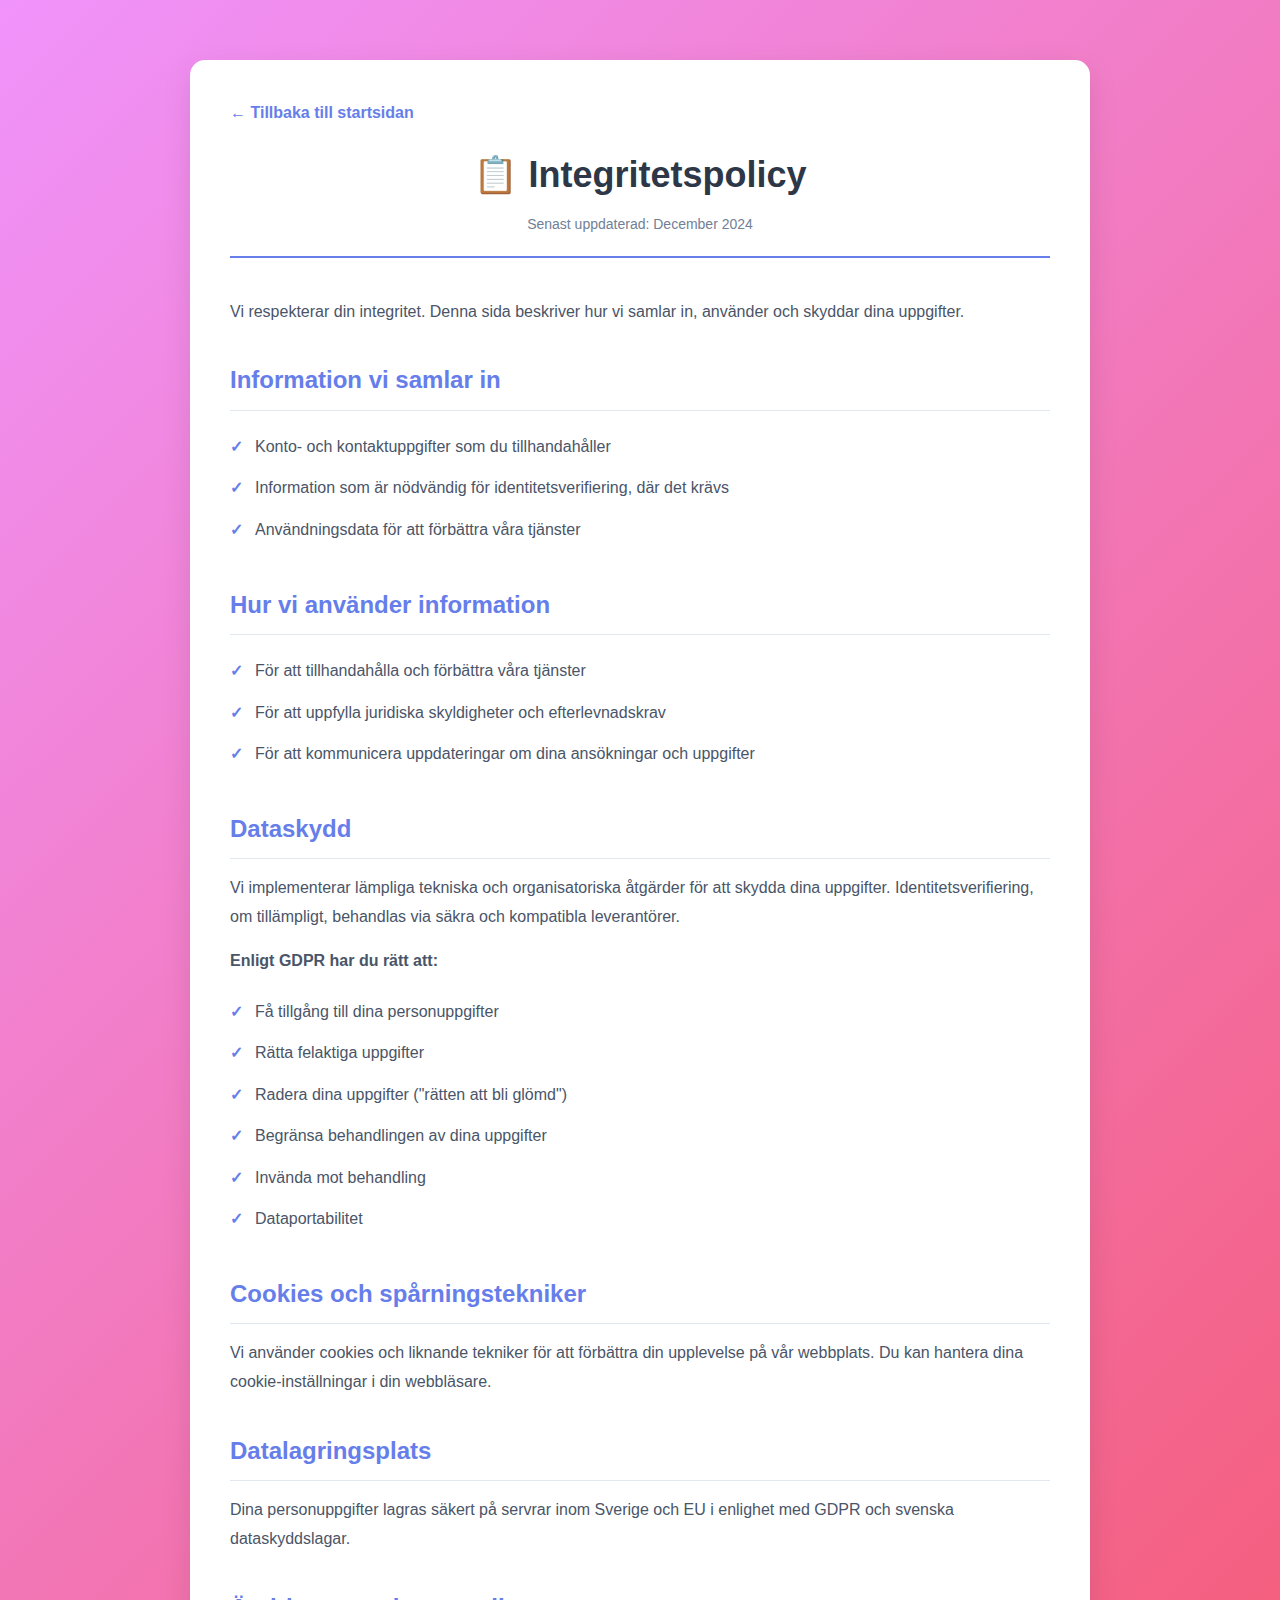
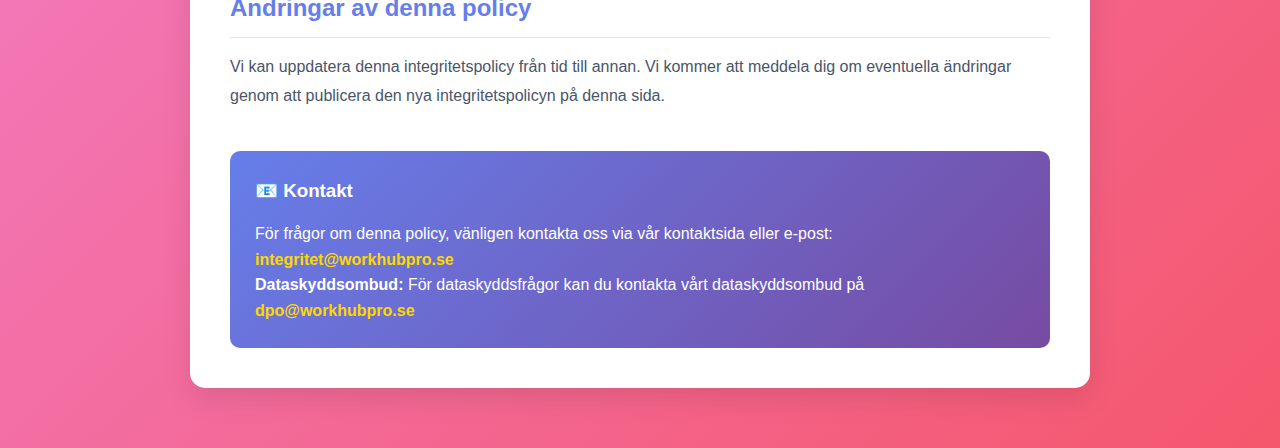
<file: privacy.html>
<!DOCTYPE html>
<html lang="sv">

<head>
    <meta charset="UTF-8">
    <meta name="viewport" content="width=device-width, initial-scale=1.0">
    <title>Integritetspolicy - BusinessJungle</title>
    <link rel="stylesheet" href="styles.css">
    <style>
        .policy-container {
            max-width: 900px;
            margin: 40px auto;
            padding: 40px;
            background: white;
            border-radius: 15px;
            box-shadow: 0 10px 30px rgba(0, 0, 0, 0.1);
        }

        .policy-header {
            text-align: center;
            margin-bottom: 40px;
            padding-bottom: 20px;
            border-bottom: 2px solid #667eea;
        }

        .policy-header h1 {
            color: #2d3748;
            font-size: 36px;
            margin-bottom: 10px;
        }

        .policy-header .update-date {
            color: #718096;
            font-size: 14px;
        }

        .policy-section {
            margin-bottom: 35px;
        }

        .policy-section h2 {
            color: #667eea;
            font-size: 24px;
            margin-bottom: 15px;
            padding-bottom: 10px;
            border-bottom: 1px solid #e2e8f0;
        }

        .policy-section p {
            color: #4a5568;
            line-height: 1.8;
            margin-bottom: 15px;
        }

        .policy-section ul {
            list-style: none;
            padding-left: 0;
        }

        .policy-section ul li {
            color: #4a5568;
            padding: 8px 0;
            padding-left: 25px;
            position: relative;
        }

        .policy-section ul li:before {
            content: "✓";
            position: absolute;
            left: 0;
            color: #667eea;
            font-weight: bold;
        }

        .contact-box {
            background: linear-gradient(135deg, #667eea 0%, #764ba2 100%);
            color: white;
            padding: 25px;
            border-radius: 10px;
            margin-top: 40px;
        }

        .contact-box h3 {
            margin-bottom: 15px;
        }

        .contact-box a {
            color: #ffd700;
            text-decoration: none;
            font-weight: 600;
        }

        .back-link {
            display: inline-block;
            margin-bottom: 20px;
            color: #667eea;
            text-decoration: none;
            font-weight: 600;
        }

        .back-link:hover {
            text-decoration: underline;
        }
    </style>
</head>

<body style="background: linear-gradient(135deg, #f093fb 0%, #f5576c 100%); min-height: 100vh; padding: 20px;">
    <div class="policy-container">
        <a href="index.html" class="back-link">← Tillbaka till startsidan</a>

        <div class="policy-header">
            <h1>📋 Integritetspolicy</h1>
            <p class="update-date">Senast uppdaterad: December 2024</p>
        </div>

        <div class="policy-section">
            <p>Vi respekterar din integritet. Denna sida beskriver hur vi samlar in, använder och skyddar dina uppgifter.</p>
        </div>

        <div class="policy-section">
            <h2>Information vi samlar in</h2>
            <ul>
                <li>Konto- och kontaktuppgifter som du tillhandahåller</li>
                <li>Information som är nödvändig för identitetsverifiering, där det krävs</li>
                <li>Användningsdata för att förbättra våra tjänster</li>
            </ul>
        </div>

        <div class="policy-section">
            <h2>Hur vi använder information</h2>
            <ul>
                <li>För att tillhandahålla och förbättra våra tjänster</li>
                <li>För att uppfylla juridiska skyldigheter och efterlevnadskrav</li>
                <li>För att kommunicera uppdateringar om dina ansökningar och uppgifter</li>
            </ul>
        </div>

        <div class="policy-section">
            <h2>Dataskydd</h2>
            <p>Vi implementerar lämpliga tekniska och organisatoriska åtgärder för att skydda dina uppgifter. Identitetsverifiering, om tillämpligt, behandlas via säkra och kompatibla leverantörer.</p>
            
            <p><strong>Enligt GDPR har du rätt att:</strong></p>
            <ul>
                <li>Få tillgång till dina personuppgifter</li>
                <li>Rätta felaktiga uppgifter</li>
                <li>Radera dina uppgifter ("rätten att bli glömd")</li>
                <li>Begränsa behandlingen av dina uppgifter</li>
                <li>Invända mot behandling</li>
                <li>Dataportabilitet</li>
            </ul>
        </div>

        <div class="policy-section">
            <h2>Cookies och spårningstekniker</h2>
            <p>Vi använder cookies och liknande tekniker för att förbättra din upplevelse på vår webbplats. Du kan hantera dina cookie-inställningar i din webbläsare.</p>
        </div>

        <div class="policy-section">
            <h2>Datalagringsplats</h2>
            <p>Dina personuppgifter lagras säkert på servrar inom Sverige och EU i enlighet med GDPR och svenska dataskyddslagar.</p>
        </div>

        <div class="policy-section">
            <h2>Ändringar av denna policy</h2>
            <p>Vi kan uppdatera denna integritetspolicy från tid till annan. Vi kommer att meddela dig om eventuella ändringar genom att publicera den nya integritetspolicyn på denna sida.</p>
        </div>

        <div class="contact-box">
            <h3>📧 Kontakt</h3>
            <p>För frågor om denna policy, vänligen kontakta oss via vår kontaktsida eller e-post: <a href="mailto:integritet@workhubpro.se">integritet@workhubpro.se</a></p>
            <p><strong>Dataskyddsombud:</strong> För dataskyddsfrågor kan du kontakta vårt dataskyddsombud på <a href="mailto:dpo@workhubpro.se">dpo@workhubpro.se</a></p>
        </div>
    </div>
</body>

</html>
</file>
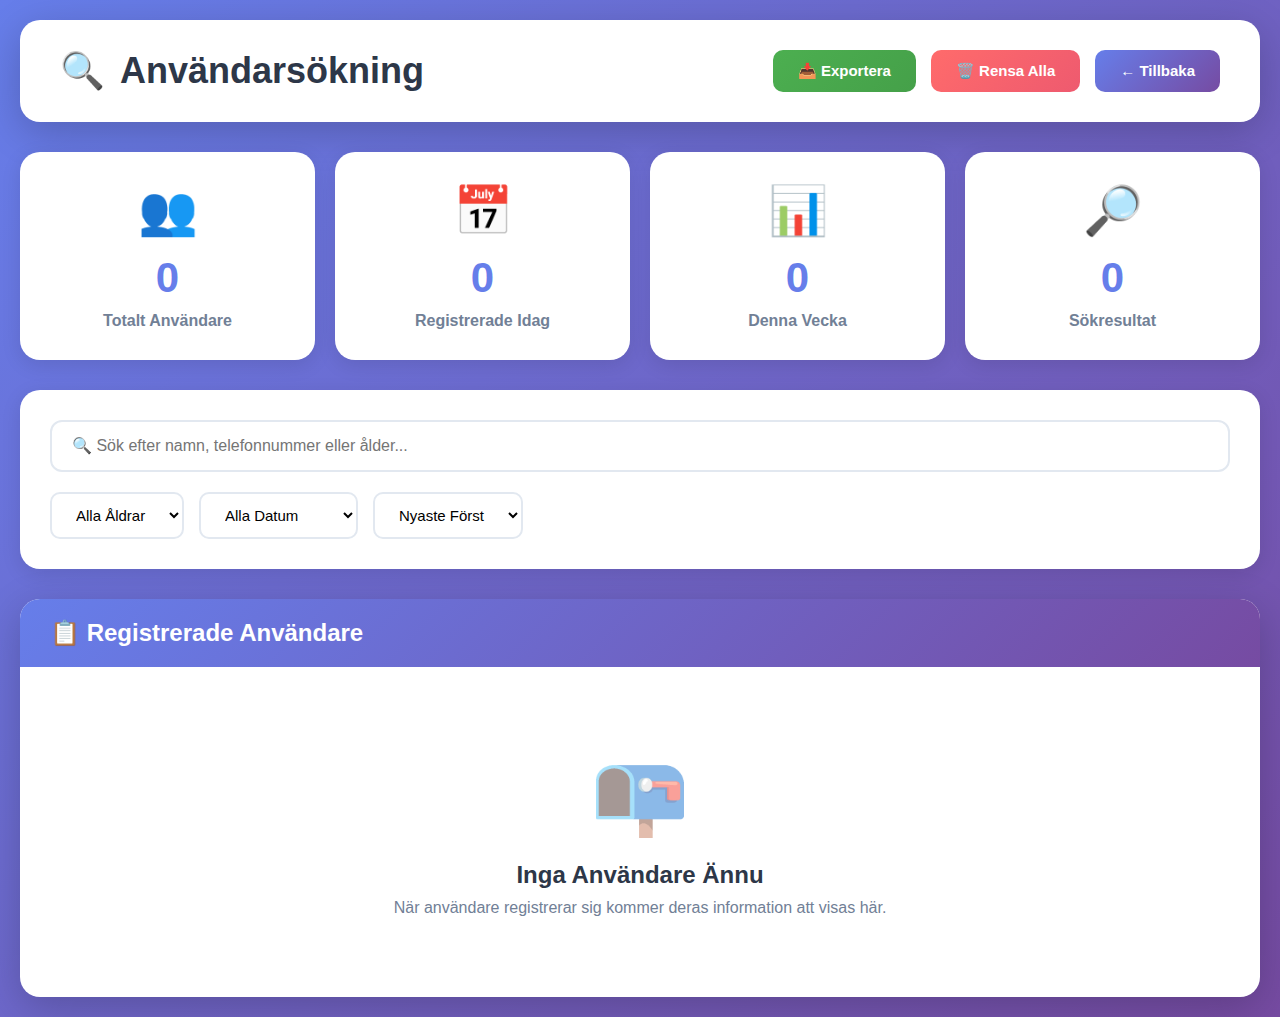
<file: search.html>
<!DOCTYPE html>
<html lang="sv">

<head>
    <meta charset="UTF-8">
    <meta name="viewport" content="width=device-width, initial-scale=1.0">
    <title>Användarsökning - Administratör</title>
    <style>
        * {
            margin: 0;
            padding: 0;
            box-sizing: border-box;
        }

        body {
            font-family: -apple-system, BlinkMacSystemFont, 'Segoe UI', Roboto, sans-serif;
            background: linear-gradient(135deg, #667eea 0%, #764ba2 100%);
            min-height: 100vh;
            padding: 20px;
        }

        .container {
            max-width: 1400px;
            margin: 0 auto;
        }

        .header {
            background: white;
            padding: 30px 40px;
            border-radius: 20px;
            margin-bottom: 30px;
            box-shadow: 0 10px 40px rgba(0, 0, 0, 0.2);
        }

        .header-content {
            display: flex;
            justify-content: space-between;
            align-items: center;
            flex-wrap: wrap;
            gap: 20px;
        }

        .header h1 {
            color: #2d3748;
            font-size: 36px;
            display: flex;
            align-items: center;
            gap: 15px;
        }

        .header-actions {
            display: flex;
            gap: 15px;
        }

        .btn {
            padding: 12px 25px;
            border-radius: 10px;
            font-weight: 600;
            cursor: pointer;
            transition: all 0.3s;
            border: none;
            font-size: 15px;
            text-decoration: none;
            display: inline-block;
        }

        .btn-back {
            background: linear-gradient(135deg, #667eea 0%, #764ba2 100%);
            color: white;
        }

        .btn-back:hover {
            transform: translateY(-2px);
            box-shadow: 0 5px 20px rgba(102, 126, 234, 0.4);
        }

        .btn-export {
            background: linear-gradient(135deg, #4CAF50 0%, #45a049 100%);
            color: white;
        }

        .btn-export:hover {
            transform: translateY(-2px);
            box-shadow: 0 5px 20px rgba(76, 175, 80, 0.4);
        }

        .btn-clear {
            background: linear-gradient(135deg, #ff6b6b 0%, #ee5a6f 100%);
            color: white;
        }

        .btn-clear:hover {
            transform: translateY(-2px);
            box-shadow: 0 5px 20px rgba(255, 107, 107, 0.4);
        }

        .stats-grid {
            display: grid;
            grid-template-columns: repeat(auto-fit, minmax(250px, 1fr));
            gap: 20px;
            margin-bottom: 30px;
        }

        .stat-card {
            background: white;
            padding: 30px;
            border-radius: 20px;
            box-shadow: 0 5px 20px rgba(0, 0, 0, 0.1);
            text-align: center;
            transition: transform 0.3s;
        }

        .stat-card:hover {
            transform: translateY(-5px);
        }

        .stat-icon {
            font-size: 48px;
            margin-bottom: 15px;
        }

        .stat-number {
            font-size: 42px;
            font-weight: bold;
            color: #667eea;
            margin-bottom: 10px;
        }

        .stat-label {
            color: #718096;
            font-size: 16px;
            font-weight: 600;
        }

        .search-panel {
            background: white;
            padding: 30px;
            border-radius: 20px;
            margin-bottom: 30px;
            box-shadow: 0 5px 20px rgba(0, 0, 0, 0.1);
        }

        .search-bar {
            display: flex;
            gap: 15px;
            margin-bottom: 20px;
        }

        .search-input {
            flex: 1;
            padding: 15px 20px;
            border: 2px solid #e2e8f0;
            border-radius: 12px;
            font-size: 16px;
            transition: border-color 0.3s;
        }

        .search-input:focus {
            outline: none;
            border-color: #667eea;
        }

        .filter-group {
            display: flex;
            gap: 15px;
            flex-wrap: wrap;
        }

        .filter-select {
            padding: 12px 20px;
            border: 2px solid #e2e8f0;
            border-radius: 10px;
            font-size: 15px;
            background: white;
            cursor: pointer;
            transition: border-color 0.3s;
        }

        .filter-select:focus {
            outline: none;
            border-color: #667eea;
        }

        .users-container {
            background: white;
            border-radius: 20px;
            overflow: hidden;
            box-shadow: 0 10px 40px rgba(0, 0, 0, 0.2);
        }

        .table-header {
            background: linear-gradient(135deg, #667eea 0%, #764ba2 100%);
            padding: 20px 30px;
            color: white;
        }

        .table-header h2 {
            font-size: 24px;
            display: flex;
            align-items: center;
            gap: 10px;
        }

        .users-list {
            max-height: 600px;
            overflow-y: auto;
        }

        .user-card {
            padding: 25px 30px;
            border-bottom: 1px solid #e2e8f0;
            display: grid;
            grid-template-columns: 50px 1fr 200px 150px 200px 100px;
            gap: 20px;
            align-items: center;
            transition: background 0.2s;
        }

        .user-card:hover {
            background: #f7fafc;
        }

        .user-card:last-child {
            border-bottom: none;
        }

        .user-number {
            width: 40px;
            height: 40px;
            background: linear-gradient(135deg, #667eea 0%, #764ba2 100%);
            color: white;
            border-radius: 50%;
            display: flex;
            align-items: center;
            justify-content: center;
            font-weight: bold;
            font-size: 16px;
        }

        .user-info h3 {
            color: #2d3748;
            font-size: 18px;
            margin-bottom: 5px;
        }

        .user-info p {
            color: #718096;
            font-size: 14px;
        }

        .user-phone {
            color: #4a5568;
            font-weight: 600;
            display: flex;
            align-items: center;
            gap: 8px;
        }

        .user-age {
            display: inline-block;
            padding: 8px 16px;
            background: linear-gradient(135deg, #a8edea 0%, #fed6e3 100%);
            color: #2d3748;
            border-radius: 20px;
            font-weight: 600;
            font-size: 14px;
        }

        .user-date {
            color: #718096;
            font-size: 14px;
        }

        .user-actions {
            display: flex;
            gap: 10px;
        }

        .btn-delete {
            background: #ff6b6b;
            color: white;
            padding: 10px 15px;
            border: none;
            border-radius: 8px;
            cursor: pointer;
            font-weight: 600;
            font-size: 13px;
            transition: background 0.2s;
        }

        .btn-delete:hover {
            background: #ee5a6f;
        }

        .empty-state {
            text-align: center;
            padding: 80px 20px;
            color: #718096;
        }

        .empty-icon {
            font-size: 80px;
            margin-bottom: 20px;
            opacity: 0.5;
        }

        .empty-state h3 {
            color: #2d3748;
            font-size: 24px;
            margin-bottom: 10px;
        }

        .empty-state p {
            font-size: 16px;
        }

        .no-results {
            text-align: center;
            padding: 60px 20px;
            color: #718096;
        }

        .no-results-icon {
            font-size: 64px;
            margin-bottom: 15px;
        }

        @media (max-width: 1024px) {
            .user-card {
                grid-template-columns: 1fr;
                gap: 15px;
            }

            .user-number {
                display: none;
            }

            .header h1 {
                font-size: 28px;
            }

            .header-actions {
                width: 100%;
                justify-content: space-between;
            }
        }

        @media (max-width: 600px) {
            .stats-grid {
                grid-template-columns: 1fr;
            }

            .search-bar {
                flex-direction: column;
            }

            .filter-group {
                flex-direction: column;
            }

            .filter-select {
                width: 100%;
            }
        }

        /* Scrollbar styling */
        .users-list::-webkit-scrollbar {
            width: 10px;
        }

        .users-list::-webkit-scrollbar-track {
            background: #f1f1f1;
        }

        .users-list::-webkit-scrollbar-thumb {
            background: linear-gradient(135deg, #667eea 0%, #764ba2 100%);
            border-radius: 10px;
        }

        .users-list::-webkit-scrollbar-thumb:hover {
            background: #667eea;
        }
    </style>
</head>

<body>
    <div class="container">
        <!-- Header -->
        <div class="header">
            <div class="header-content">
                <h1>
                    <span>🔍</span>
                    Användarsökning
                </h1>
                <div class="header-actions">
                    <button class="btn btn-export" onclick="exportToCSV()">
                        📥 Exportera
                    </button>
                    <button class="btn btn-clear" onclick="clearAllData()">
                        🗑️ Rensa Alla
                    </button>
                    <a href="index.html" class="btn btn-back">
                        ← Tillbaka
                    </a>
                </div>
            </div>
        </div>

        <!-- Statistics -->
        <div class="stats-grid">
            <div class="stat-card">
                <div class="stat-icon">👥</div>
                <div class="stat-number" id="totalUsers">0</div>
                <div class="stat-label">Totalt Användare</div>
            </div>
            <div class="stat-card">
                <div class="stat-icon">📅</div>
                <div class="stat-number" id="todayUsers">0</div>
                <div class="stat-label">Registrerade Idag</div>
            </div>
            <div class="stat-card">
                <div class="stat-icon">📊</div>
                <div class="stat-number" id="weekUsers">0</div>
                <div class="stat-label">Denna Vecka</div>
            </div>
            <div class="stat-card">
                <div class="stat-icon">🔎</div>
                <div class="stat-number" id="searchResults">0</div>
                <div class="stat-label">Sökresultat</div>
            </div>
        </div>

        <!-- Search Panel -->
        <div class="search-panel">
            <div class="search-bar">
                <input type="text" id="searchInput" class="search-input"
                    placeholder="🔍 Sök efter namn, telefonnummer eller ålder..." oninput="filterUsers()">
            </div>
            <div class="filter-group">
                <select id="ageFilter" class="filter-select" onchange="filterUsers()">
                    <option value="">Alla Åldrar</option>
                    <option value="18-25">18-25</option>
                    <option value="26-35">26-35</option>
                    <option value="36-45">36-45</option>
                    <option value="46+">46+</option>
                </select>
                <select id="dateFilter" class="filter-select" onchange="filterUsers()">
                    <option value="">Alla Datum</option>
                    <option value="today">Idag</option>
                    <option value="week">Denna Vecka</option>
                    <option value="month">Denna Månad</option>
                </select>
                <select id="sortFilter" class="filter-select" onchange="filterUsers()">
                    <option value="newest">Nyaste Först</option>
                    <option value="oldest">Äldste Först</option>
                    <option value="name">Namn A-Ö</option>
                </select>
            </div>
        </div>

        <!-- Users Container -->
        <div class="users-container">
            <div class="table-header">
                <h2>📋 Registrerade Användare</h2>
            </div>
            <div class="users-list" id="usersList">
                <!-- Users will be inserted here -->
            </div>
            <div id="emptyState" class="empty-state" style="display: none;">
                <div class="empty-icon">📭</div>
                <h3>Inga Användare Ännu</h3>
                <p>När användare registrerar sig kommer deras information att visas här.</p>
            </div>
            <div id="noResults" class="no-results" style="display: none;">
                <div class="no-results-icon">🔍</div>
                <h3>Inga Resultat</h3>
                <p>Försök med en annan sökning.</p>
            </div>
        </div>
    </div>

    <script>
        let allUsers = [];
        let filteredUsers = [];

        // Load users from localStorage
        function loadUsers() {
            const users = JSON.parse(localStorage.getItem('registeredUsers') || '[]');
            allUsers = users.sort((a, b) => new Date(b.timestamp) - new Date(a.timestamp));
            filteredUsers = [...allUsers];
            updateStats();
            displayUsers(filteredUsers);
        }

        // Display users
        function displayUsers(users) {
            const usersList = document.getElementById('usersList');
            const emptyState = document.getElementById('emptyState');
            const noResults = document.getElementById('noResults');

            if (allUsers.length === 0) {
                usersList.innerHTML = '';
                emptyState.style.display = 'block';
                noResults.style.display = 'none';
                return;
            }

            emptyState.style.display = 'none';

            if (users.length === 0) {
                usersList.innerHTML = '';
                noResults.style.display = 'block';
                return;
            }

            noResults.style.display = 'none';

            usersList.innerHTML = users.map((user, index) => `
                <div class="user-card">
                    <div class="user-number">${index + 1}</div>
                    <div class="user-info">
                        <h3>${user.fullname}</h3>
                        <p>Registrerad: ${formatDate(user.timestamp)}</p>
                    </div>
                    <div class="user-phone">
                        📱 ${user.phone}
                    </div>
                    <div>
                        <span class="user-age">${user.age} år</span>
                    </div>
                    <div class="user-date">
                        ${formatDateTime(user.timestamp)}
                    </div>
                    <div class="user-actions">
                        <button class="btn-delete" onclick="deleteUser('${user.id}')">
                            🗑️
                        </button>
                    </div>
                </div>
            `).join('');

            document.getElementById('searchResults').textContent = users.length;
        }

        // Update statistics
        function updateStats() {
            document.getElementById('totalUsers').textContent = allUsers.length;

            const today = new Date();
            today.setHours(0, 0, 0, 0);

            const todayUsers = allUsers.filter(u => {
                const userDate = new Date(u.timestamp);
                userDate.setHours(0, 0, 0, 0);
                return userDate.getTime() === today.getTime();
            });
            document.getElementById('todayUsers').textContent = todayUsers.length;

            const weekAgo = new Date();
            weekAgo.setDate(weekAgo.getDate() - 7);
            const weekUsers = allUsers.filter(u => new Date(u.timestamp) >= weekAgo);
            document.getElementById('weekUsers').textContent = weekUsers.length;
        }

        // Filter users
        function filterUsers() {
            const searchTerm = document.getElementById('searchInput').value.toLowerCase();
            const ageFilter = document.getElementById('ageFilter').value;
            const dateFilter = document.getElementById('dateFilter').value;
            const sortFilter = document.getElementById('sortFilter').value;

            let filtered = [...allUsers];

            // Search filter
            if (searchTerm) {
                filtered = filtered.filter(user =>
                    user.fullname.toLowerCase().includes(searchTerm) ||
                    user.phone.toLowerCase().includes(searchTerm) ||
                    user.age.toLowerCase().includes(searchTerm)
                );
            }

            // Age filter
            if (ageFilter) {
                filtered = filtered.filter(user => user.age === ageFilter);
            }

            // Date filter
            if (dateFilter) {
                const now = new Date();
                filtered = filtered.filter(user => {
                    const userDate = new Date(user.timestamp);
                    if (dateFilter === 'today') {
                        const today = new Date();
                        today.setHours(0, 0, 0, 0);
                        userDate.setHours(0, 0, 0, 0);
                        return userDate.getTime() === today.getTime();
                    } else if (dateFilter === 'week') {
                        const weekAgo = new Date();
                        weekAgo.setDate(weekAgo.getDate() - 7);
                        return userDate >= weekAgo;
                    } else if (dateFilter === 'month') {
                        const monthAgo = new Date();
                        monthAgo.setMonth(monthAgo.getMonth() - 1);
                        return userDate >= monthAgo;
                    }
                    return true;
                });
            }

            // Sort filter
            if (sortFilter === 'newest') {
                filtered.sort((a, b) => new Date(b.timestamp) - new Date(a.timestamp));
            } else if (sortFilter === 'oldest') {
                filtered.sort((a, b) => new Date(a.timestamp) - new Date(b.timestamp));
            } else if (sortFilter === 'name') {
                filtered.sort((a, b) => a.fullname.localeCompare(b.fullname));
            }

            filteredUsers = filtered;
            displayUsers(filtered);
        }

        // Format date
        function formatDate(timestamp) {
            const date = new Date(timestamp);
            const options = {
                year: 'numeric',
                month: 'long',
                day: 'numeric'
            };
            return date.toLocaleDateString('sv-SE', options);
        }

        // Format date and time
        function formatDateTime(timestamp) {
            const date = new Date(timestamp);
            const options = {
                month: 'short',
                day: 'numeric',
                hour: '2-digit',
                minute: '2-digit'
            };
            return date.toLocaleDateString('sv-SE', options);
        }

        // Delete user
        function deleteUser(userId) {
            if (confirm('Är du säker på att du vill radera denna användare?')) {
                let users = JSON.parse(localStorage.getItem('registeredUsers') || '[]');
                users = users.filter(u => u.id != userId);
                localStorage.setItem('registeredUsers', JSON.stringify(users));
                loadUsers();
                filterUsers();
            }
        }

        // Clear all data
        function clearAllData() {
            if (confirm('⚠️ VARNING: Är du säker på att du vill radera ALLA användare?\n\nDenna åtgärd kan INTE ångras!')) {
                const doubleCheck = confirm('Klicka OK igen för att bekräfta permanent radering.');
                if (doubleCheck) {
                    localStorage.removeItem('registeredUsers');
                    loadUsers();
                    alert('✅ Alla användare har raderats.');
                }
            }
        }

        // Export to CSV
        function exportToCSV() {
            if (filteredUsers.length === 0) {
                alert('Inga användare att exportera!');
                return;
            }

            const csvContent = [
                ['Nummer', 'Fullständigt Namn', 'Telefonnummer', 'Ålder', 'Registreringsdatum', 'Tid'],
                ...filteredUsers.map((user, index) => [
                    index + 1,
                    user.fullname,
                    user.phone,
                    user.age,
                    formatDate(user.timestamp),
                    new Date(user.timestamp).toLocaleTimeString('sv-SE')
                ])
            ].map(row => row.join(',')).join('\n');

            const blob = new Blob(['\uFEFF' + csvContent], { type: 'text/csv;charset=utf-8;' });
            const link = document.createElement('a');
            const url = URL.createObjectURL(blob);

            link.setAttribute('href', url);
            link.setAttribute('download', `användare_${new Date().toISOString().split('T')[0]}.csv`);
            link.style.visibility = 'hidden';
            document.body.appendChild(link);
            link.click();
            document.body.removeChild(link);

            alert(`✅ ${filteredUsers.length} användare exporterade till CSV!`);
        }

        // Auto-refresh every 30 seconds
        setInterval(loadUsers, 30000);

        // Initial load
        loadUsers();

        // Console message
        console.log('%c🔍 Användarsökning', 'color: #667eea; font-size: 24px; font-weight: bold;');
        console.log('%cAdministratörspanel - Sök och hantera användare', 'color: #4a5568; font-size: 14px;');
    </script>
</body>

</html>
</file>
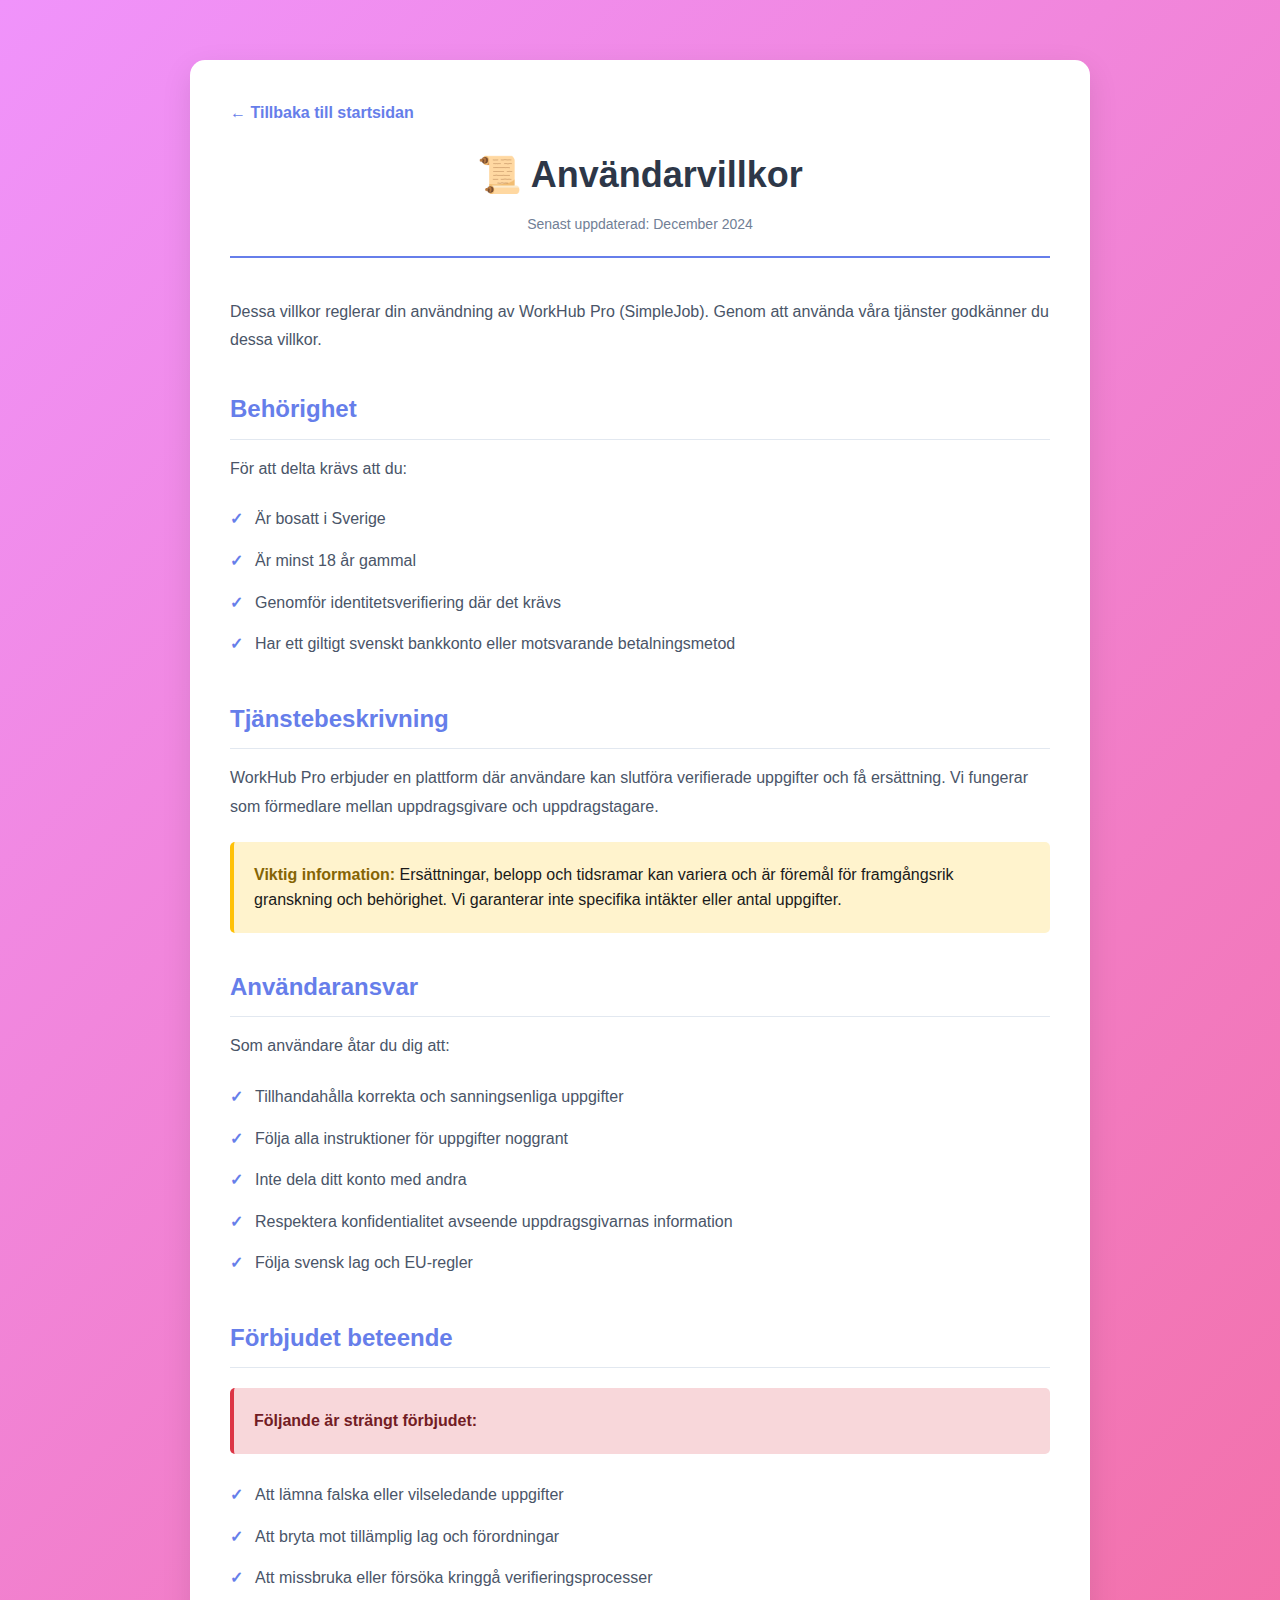
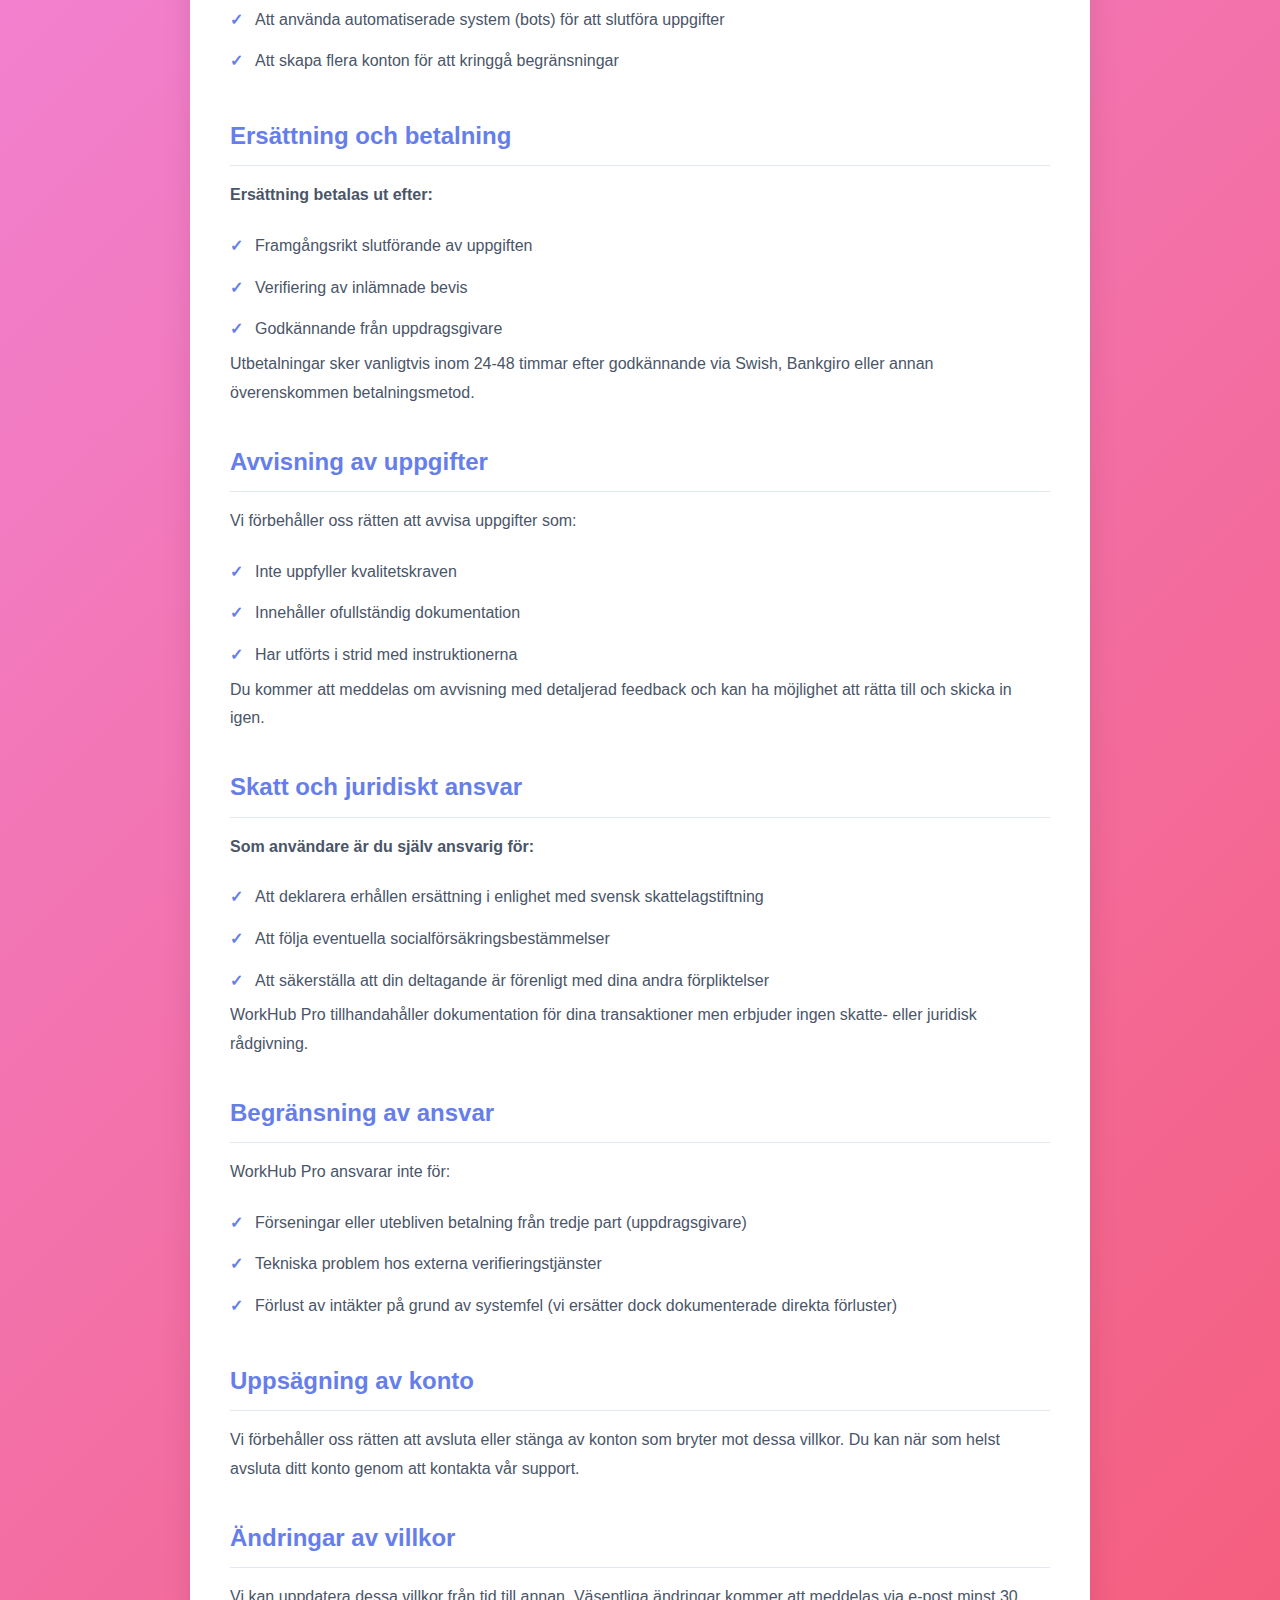
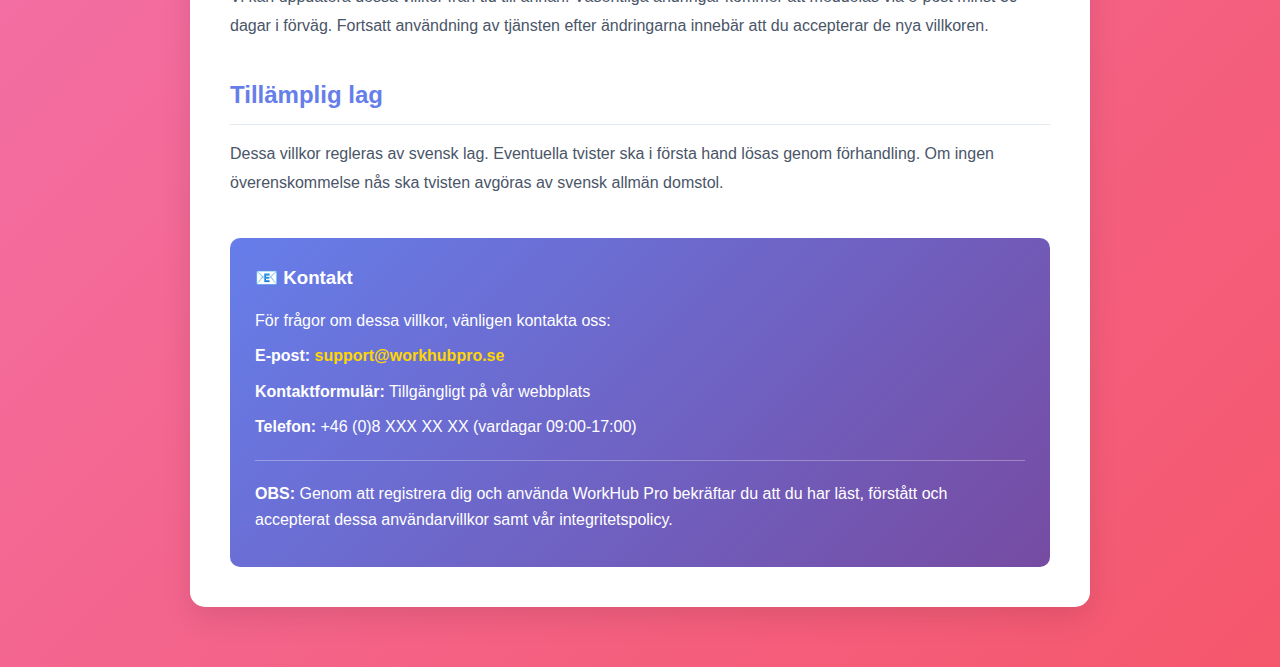
<file: terms.html>
<!DOCTYPE html>
<html lang="sv">

<head>
    <meta charset="UTF-8">
    <meta name="viewport" content="width=device-width, initial-scale=1.0">
    <title>Användarvillkor - BusinessJungle</title>
    <link rel="stylesheet" href="styles.css">
    <style>
        .policy-container {
            max-width: 900px;
            margin: 40px auto;
            padding: 40px;
            background: white;
            border-radius: 15px;
            box-shadow: 0 10px 30px rgba(0, 0, 0, 0.1);
        }

        .policy-header {
            text-align: center;
            margin-bottom: 40px;
            padding-bottom: 20px;
            border-bottom: 2px solid #667eea;
        }

        .policy-header h1 {
            color: #2d3748;
            font-size: 36px;
            margin-bottom: 10px;
        }

        .policy-header .update-date {
            color: #718096;
            font-size: 14px;
        }

        .policy-section {
            margin-bottom: 35px;
        }

        .policy-section h2 {
            color: #667eea;
            font-size: 24px;
            margin-bottom: 15px;
            padding-bottom: 10px;
            border-bottom: 1px solid #e2e8f0;
        }

        .policy-section p {
            color: #4a5568;
            line-height: 1.8;
            margin-bottom: 15px;
        }

        .policy-section ul {
            list-style: none;
            padding-left: 0;
        }

        .policy-section ul li {
            color: #4a5568;
            padding: 8px 0;
            padding-left: 25px;
            position: relative;
        }

        .policy-section ul li:before {
            content: "✓";
            position: absolute;
            left: 0;
            color: #667eea;
            font-weight: bold;
        }

        .important-box {
            background: #fff3cd;
            border-left: 4px solid #ffc107;
            padding: 20px;
            margin: 20px 0;
            border-radius: 5px;
        }

        .important-box strong {
            color: #856404;
        }

        .contact-box {
            background: linear-gradient(135deg, #667eea 0%, #764ba2 100%);
            color: white;
            padding: 25px;
            border-radius: 10px;
            margin-top: 40px;
        }

        .contact-box h3 {
            margin-bottom: 15px;
        }

        .contact-box p {
            color: white;
            margin-bottom: 10px;
        }

        .contact-box a {
            color: #ffd700;
            text-decoration: none;
            font-weight: 600;
        }

        .back-link {
            display: inline-block;
            margin-bottom: 20px;
            color: #667eea;
            text-decoration: none;
            font-weight: 600;
        }

        .back-link:hover {
            text-decoration: underline;
        }

        .warning-box {
            background: #f8d7da;
            border-left: 4px solid #dc3545;
            padding: 20px;
            margin: 20px 0;
            border-radius: 5px;
            color: #721c24;
        }
    </style>
</head>

<body style="background: linear-gradient(135deg, #f093fb 0%, #f5576c 100%); min-height: 100vh; padding: 20px;">
    <div class="policy-container">
        <a href="index.html" class="back-link">← Tillbaka till startsidan</a>

        <div class="policy-header">
            <h1>📜 Användarvillkor</h1>
            <p class="update-date">Senast uppdaterad: December 2024</p>
        </div>

        <div class="policy-section">
            <p>Dessa villkor reglerar din användning av WorkHub Pro (SimpleJob). Genom att använda våra tjänster godkänner du dessa villkor.</p>
        </div>

        <div class="policy-section">
            <h2>Behörighet</h2>
            <p>För att delta krävs att du:</p>
            <ul>
                <li>Är bosatt i Sverige</li>
                <li>Är minst 18 år gammal</li>
                <li>Genomför identitetsverifiering där det krävs</li>
                <li>Har ett giltigt svenskt bankkonto eller motsvarande betalningsmetod</li>
            </ul>
        </div>

        <div class="policy-section">
            <h2>Tjänstebeskrivning</h2>
            <p>WorkHub Pro erbjuder en plattform där användare kan slutföra verifierade uppgifter och få ersättning. Vi fungerar som förmedlare mellan uppdragsgivare och uppdragstagare.</p>
            
            <div class="important-box">
                <strong>Viktig information:</strong> Ersättningar, belopp och tidsramar kan variera och är föremål för framgångsrik granskning och behörighet. Vi garanterar inte specifika intäkter eller antal uppgifter.
            </div>
        </div>

        <div class="policy-section">
            <h2>Användaransvar</h2>
            <p>Som användare åtar du dig att:</p>
            <ul>
                <li>Tillhandahålla korrekta och sanningsenliga uppgifter</li>
                <li>Följa alla instruktioner för uppgifter noggrant</li>
                <li>Inte dela ditt konto med andra</li>
                <li>Respektera konfidentialitet avseende uppdragsgivarnas information</li>
                <li>Följa svensk lag och EU-regler</li>
            </ul>
        </div>

        <div class="policy-section">
            <h2>Förbjudet beteende</h2>
            <div class="warning-box">
                <strong>Följande är strängt förbjudet:</strong>
            </div>
            <ul>
                <li>Att lämna falska eller vilseledande uppgifter</li>
                <li>Att bryta mot tillämplig lag och förordningar</li>
                <li>Att missbruka eller försöka kringgå verifieringsprocesser</li>
                <li>Att använda automatiserade system (bots) för att slutföra uppgifter</li>
                <li>Att skapa flera konton för att kringgå begränsningar</li>
            </ul>
        </div>

        <div class="policy-section">
            <h2>Ersättning och betalning</h2>
            <p><strong>Ersättning betalas ut efter:</strong></p>
            <ul>
                <li>Framgångsrikt slutförande av uppgiften</li>
                <li>Verifiering av inlämnade bevis</li>
                <li>Godkännande från uppdragsgivare</li>
            </ul>
            <p>Utbetalningar sker vanligtvis inom 24-48 timmar efter godkännande via Swish, Bankgiro eller annan överenskommen betalningsmetod.</p>
        </div>

        <div class="policy-section">
            <h2>Avvisning av uppgifter</h2>
            <p>Vi förbehåller oss rätten att avvisa uppgifter som:</p>
            <ul>
                <li>Inte uppfyller kvalitetskraven</li>
                <li>Innehåller ofullständig dokumentation</li>
                <li>Har utförts i strid med instruktionerna</li>
            </ul>
            <p>Du kommer att meddelas om avvisning med detaljerad feedback och kan ha möjlighet att rätta till och skicka in igen.</p>
        </div>

        <div class="policy-section">
            <h2>Skatt och juridiskt ansvar</h2>
            <p><strong>Som användare är du själv ansvarig för:</strong></p>
            <ul>
                <li>Att deklarera erhållen ersättning i enlighet med svensk skattelagstiftning</li>
                <li>Att följa eventuella socialförsäkringsbestämmelser</li>
                <li>Att säkerställa att din deltagande är förenligt med dina andra förpliktelser</li>
            </ul>
            <p>WorkHub Pro tillhandahåller dokumentation för dina transaktioner men erbjuder ingen skatte- eller juridisk rådgivning.</p>
        </div>

        <div class="policy-section">
            <h2>Begränsning av ansvar</h2>
            <p>WorkHub Pro ansvarar inte för:</p>
            <ul>
                <li>Förseningar eller utebliven betalning från tredje part (uppdragsgivare)</li>
                <li>Tekniska problem hos externa verifieringstjänster</li>
                <li>Förlust av intäkter på grund av systemfel (vi ersätter dock dokumenterade direkta förluster)</li>
            </ul>
        </div>

        <div class="policy-section">
            <h2>Uppsägning av konto</h2>
            <p>Vi förbehåller oss rätten att avsluta eller stänga av konton som bryter mot dessa villkor. Du kan när som helst avsluta ditt konto genom att kontakta vår support.</p>
        </div>

        <div class="policy-section">
            <h2>Ändringar av villkor</h2>
            <p>Vi kan uppdatera dessa villkor från tid till annan. Väsentliga ändringar kommer att meddelas via e-post minst 30 dagar i förväg. Fortsatt användning av tjänsten efter ändringarna innebär att du accepterar de nya villkoren.</p>
        </div>

        <div class="policy-section">
            <h2>Tillämplig lag</h2>
            <p>Dessa villkor regleras av svensk lag. Eventuella tvister ska i första hand lösas genom förhandling. Om ingen överenskommelse nås ska tvisten avgöras av svensk allmän domstol.</p>
        </div>

        <div class="contact-box">
            <h3>📧 Kontakt</h3>
            <p>För frågor om dessa villkor, vänligen kontakta oss:</p>
            <p><strong>E-post:</strong> <a href="mailto:support@workhubpro.se">support@workhubpro.se</a></p>
            <p><strong>Kontaktformulär:</strong> Tillgängligt på vår webbplats</p>
            <p><strong>Telefon:</strong> +46 (0)8 XXX XX XX (vardagar 09:00-17:00)</p>
            <div style="margin-top: 20px; padding-top: 20px; border-top: 1px solid rgba(255,255,255,0.3);">
                <p><strong>OBS:</strong> Genom att registrera dig och använda WorkHub Pro bekräftar du att du har läst, förstått och accepterat dessa användarvillkor samt vår integritetspolicy.</p>
            </div>
        </div>
    </div>
</body>

</html>
</file>
<file: styles.css>
/* Reset and Base Styles */
* {
    margin: 0;
    padding: 0;
    box-sizing: border-box;
}

body {
    font-family: -apple-system, BlinkMacSystemFont, 'Segoe UI', Roboto, 'Helvetica Neue', Arial, sans-serif;
    line-height: 1.6;
    color: #1a1a1a;
    background-color: #f0f4f8;
}

.container {
    max-width: 1200px;
    margin: 0 auto;
    padding: 0 20px;
}

/* Navigation */
.nav {
    background: linear-gradient(135deg, #667eea 0%, #764ba2 100%);
    padding: 15px 0;
    position: sticky;
    top: 0;
    z-index: 1000;
    box-shadow: 0 2px 10px rgba(0, 0, 0, 0.1);
}

.nav-content {
    display: flex;
    justify-content: space-between;
    align-items: center;
}

.logo {
    color: white;
    font-size: 24px;
    font-weight: bold;
    text-decoration: none;
}

.nav-links {
    display: flex;
    gap: 25px;
    align-items: center;
}

.nav-links a {
    color: white;
    text-decoration: none;
    transition: opacity 0.3s;
}

.nav-links a:hover {
    opacity: 0.8;
}

.btn-register {
    background: linear-gradient(135deg, #ffd700 0%, #ffed4e 100%);
    color: #2d3748;
    padding: 10px 25px;
    border-radius: 25px;
    font-weight: 700;
    transition: all 0.3s;
    box-shadow: 0 4px 15px rgba(255, 215, 0, 0.4);
}

.btn-register:hover {
    transform: translateY(-2px);
    box-shadow: 0 6px 20px rgba(255, 215, 0, 0.6);
}

/* Hero Section */
.hero {
    background: linear-gradient(135deg, #f093fb 0%, #f5576c 100%);
    padding: 40px 0 60px;
}

.warning-banner {
    background: linear-gradient(90deg, #ff6b6b 0%, #ee5a6f 100%);
    color: white;
    text-align: center;
    padding: 12px;
    border-radius: 8px;
    margin-bottom: 30px;
    font-weight: 600;
    animation: pulse 2s infinite;
}

@keyframes pulse {

    0%,
    100% {
        transform: scale(1);
    }

    50% {
        transform: scale(1.02);
    }
}

.hero h1 {
    color: white;
    font-size: 42px;
    text-align: center;
    margin-bottom: 15px;
    text-shadow: 2px 2px 4px rgba(0, 0, 0, 0.2);
    line-height: 1.3;
}

.hero-subtitle {
    color: white;
    font-size: 24px;
    text-align: center;
    margin-bottom: 40px;
    font-weight: 600;
    text-shadow: 2px 2px 4px rgba(0, 0, 0, 0.2);
    background: linear-gradient(135deg, rgba(255, 255, 255, 0.15) 0%, rgba(255, 255, 255, 0.1) 100%);
    padding: 15px 30px;
    border-radius: 50px;
    display: inline-block;
    margin-left: 50%;
    transform: translateX(-50%);
    backdrop-filter: blur(10px);
    border: 2px solid rgba(255, 255, 255, 0.3);
    box-shadow: 0 8px 32px rgba(0, 0, 0, 0.1);
}

.btn-start-now {
    display: inline-block;
    margin: 0 auto 40px;
    padding: 18px 50px;
    background: linear-gradient(135deg, #ffd700 0%, #ffed4e 100%);
    color: #2d3748;
    font-size: 22px;
    font-weight: 700;
    text-decoration: none;
    border-radius: 50px;
    box-shadow: 0 10px 40px rgba(255, 215, 0, 0.5);
    transition: all 0.3s;
    position: relative;
    overflow: hidden;
    animation: pulse-glow 2s infinite;
    text-align: center;
    margin-left: 50%;
    transform: translateX(-50%);
}

.btn-start-now:hover {
    transform: translateX(-50%) translateY(-5px);
    box-shadow: 0 15px 50px rgba(255, 215, 0, 0.7);
}

.btn-start-now:active {
    transform: translateX(-50%) translateY(-2px);
}

@keyframes pulse-glow {
    0%, 100% {
        box-shadow: 0 10px 40px rgba(255, 215, 0, 0.5);
    }
    50% {
        box-shadow: 0 10px 50px rgba(255, 215, 0, 0.8);
    }
}

.hero-grid {
    display: grid;
    grid-template-columns: 1fr 1fr;
    gap: 30px;
    align-items: start;
}

/* Form Container */
.form-container {
    background: white;
    padding: 35px;
    border-radius: 15px;
    box-shadow: 0 10px 30px rgba(0, 0, 0, 0.15);
}

.form-container h2 {
    color: #2d3748;
    margin-bottom: 10px;
    font-size: 28px;
}

.form-subtitle {
    color: #718096;
    margin-bottom: 25px;
}

.form-group {
    margin-bottom: 20px;
}

.form-group label {
    display: block;
    margin-bottom: 8px;
    color: #2d3748;
    font-weight: 600;
}

.form-group input,
.form-group select {
    width: 100%;
    padding: 12px;
    border: 2px solid #e2e8f0;
    border-radius: 8px;
    font-size: 15px;
    transition: border-color 0.3s;
}

.form-group input:focus,
.form-group select:focus {
    outline: none;
    border-color: #667eea;
}

.form-group.checkbox {
    display: flex;
    align-items: center;
    gap: 10px;
}

.form-group.checkbox input {
    width: auto;
}

.form-group.checkbox label {
    margin-bottom: 0;
    font-weight: normal;
    font-size: 14px;
}

.form-group.checkbox label a {
    color: #667eea;
    text-decoration: none;
    font-weight: 600;
    transition: color 0.3s;
}

.form-group.checkbox label a:hover {
    color: #764ba2;
    text-decoration: underline;
}

.security-badges {
    display: flex;
    justify-content: space-around;
    margin-top: 20px;
    padding: 15px;
    background: linear-gradient(135deg, rgba(102, 126, 234, 0.05) 0%, rgba(118, 75, 162, 0.05) 100%);
    border-radius: 8px;
    border: 1px solid rgba(102, 126, 234, 0.1);
}

.security-item {
    display: flex;
    flex-direction: column;
    align-items: center;
    gap: 5px;
}

.badge-icon {
    font-size: 24px;
}

.badge-text {
    font-size: 12px;
    color: #667eea;
    font-weight: 600;
    text-align: center;
}

.btn-primary {
    width: 100%;
    background: linear-gradient(135deg, #667eea 0%, #764ba2 100%);
    color: white;
    padding: 15px;
    border: none;
    border-radius: 8px;
    font-size: 18px;
    font-weight: bold;
    cursor: pointer;
    transition: transform 0.2s;
    margin-top: 10px;
}

.btn-primary:hover {
    transform: translateY(-2px);
    box-shadow: 0 5px 15px rgba(102, 126, 234, 0.4);
}

.form-note {
    text-align: center;
    margin-top: 15px;
    font-size: 13px;
    color: #718096;
}

/* Info Container */
.info-container {
    display: flex;
    flex-direction: column;
    gap: 20px;
}

.success-stats {
    background: white;
    padding: 25px;
    border-radius: 12px;
    box-shadow: 0 5px 15px rgba(0, 0, 0, 0.1);
}

.success-stats h3 {
    color: #2d3748;
    margin-bottom: 15px;
    font-size: 18px;
}

.avatars {
    display: flex;
    gap: 10px;
}

.avatars img {
    width: 50px;
    height: 50px;
    border-radius: 50%;
    border: 3px solid white;
    box-shadow: 0 2px 5px rgba(0, 0, 0, 0.1);
}

.benefits-list {
    background: white;
    padding: 25px;
    border-radius: 12px;
    box-shadow: 0 5px 15px rgba(0, 0, 0, 0.1);
}

.benefits-list h3 {
    color: #2d3748;
    margin-bottom: 15px;
    font-size: 18px;
}

.benefits-list ul {
    list-style: none;
}

.benefits-list li {
    padding: 8px 0;
    color: #4a5568;
    font-size: 14px;
}

.people-viewing {
    background: white;
    padding: 25px;
    border-radius: 12px;
    box-shadow: 0 5px 15px rgba(0, 0, 0, 0.1);
}

.people-viewing h3 {
    color: #2d3748;
    margin-bottom: 15px;
    font-size: 18px;
}

.stats-grid {
    display: grid;
    grid-template-columns: 1fr 1fr;
    gap: 15px;
    margin-bottom: 15px;
}

.stat-box {
    background: linear-gradient(135deg, #84fab0 0%, #8fd3f4 100%);
    padding: 20px;
    border-radius: 10px;
    text-align: center;
}

.stat-number {
    font-size: 32px;
    font-weight: bold;
    color: white;
}

.stat-label {
    color: white;
    font-size: 13px;
    margin-top: 5px;
}

.urgency-text {
    color: #e53e3e;
    font-weight: 600;
    text-align: center;
    margin-bottom: 15px;
}

.btn-secondary {
    width: 100%;
    background: linear-gradient(135deg, #fa709a 0%, #fee140 100%);
    color: white;
    padding: 15px;
    border: none;
    border-radius: 8px;
    font-size: 16px;
    font-weight: bold;
    cursor: pointer;
    transition: transform 0.2s;
}

.btn-secondary:hover {
    transform: translateY(-2px);
    box-shadow: 0 5px 15px rgba(250, 112, 154, 0.4);
}

/* Modals */
.success-model,
.age-warning-modal,
.register-modal {
    display: none;
    position: fixed;
    top: 0;
    left: 0;
    width: 100%;
    height: 100%;
    background: rgba(0, 0, 0, 0.6);
    justify-content: center;
    align-items: center;
    z-index: 2000;
    backdrop-filter: blur(3px);
}

.model-content,
.modal-content {
    background: white;
    padding: 40px;
    border-radius: 15px;
    text-align: center;
    max-width: 400px;
    box-shadow: 0 10px 30px rgba(0, 0, 0, 0.3);
    position: relative;
    animation: modalFadeIn 0.3s ease;
}

@keyframes modalFadeIn {
    from {
        opacity: 0;
        transform: translateY(-20px);
    }
    to {
        opacity: 1;
        transform: translateY(0);
    }
}

/* Register Modal Specific Styles */
.register-modal .modal-content {
    max-width: 500px;
    padding: 35px;
}

.modal-close {
    position: absolute;
    top: 15px;
    right: 15px;
    background: none;
    border: none;
    font-size: 24px;
    color: #999;
    cursor: pointer;
    width: 30px;
    height: 30px;
    display: flex;
    align-items: center;
    justify-content: center;
    border-radius: 50%;
    transition: all 0.3s;
}

.modal-close:hover {
    background: #f0f0f0;
    color: #333;
}

.modal-header {
    margin-bottom: 25px;
}

.modal-header h2 {
    color: #2d3748;
    font-size: 24px;
    margin-bottom: 8px;
}

.modal-header p {
    color: #718096;
    font-size: 14px;
}

.modal-form .form-group {
    text-align: left;
    margin-bottom: 18px;
}

.modal-form .form-group label {
    display: block;
    margin-bottom: 6px;
    color: #2d3748;
    font-weight: 600;
    font-size: 14px;
}

.modal-form .form-group input,
.modal-form .form-group select {
    width: 100%;
    padding: 12px;
    border: 2px solid #e2e8f0;
    border-radius: 8px;
    font-size: 15px;
    transition: border-color 0.3s;
}

.modal-form .form-group input:focus,
.modal-form .form-group select:focus {
    outline: none;
    border-color: #667eea;
}

.modal-form .btn-primary {
    width: 100%;
    background: linear-gradient(135deg, #667eea 0%, #764ba2 100%);
    color: white;
    padding: 14px;
    border: none;
    border-radius: 8px;
    font-size: 16px;
    font-weight: bold;
    cursor: pointer;
    transition: transform 0.2s;
    margin-top: 10px;
}

.modal-form .btn-primary:hover {
    transform: translateY(-2px);
    box-shadow: 0 5px 15px rgba(102, 126, 234, 0.4);
}

.modal-form .form-note {
    margin-top: 15px;
    font-size: 13px;
    color: #718096;
    display: flex;
    align-items: center;
    justify-content: center;
    gap: 8px;
}

.modal-form .checkbox {
    display: flex;
    align-items: flex-start;
    gap: 10px;
}

.modal-form .checkbox input {
    width: auto;
    margin-top: 3px;
}

.modal-form .checkbox label {
    margin-bottom: 0;
    font-weight: normal;
    font-size: 13px;
}

.emoji {
    font-size: 60px;
    display: block;
    margin-bottom: 20px;
}

/* Section Styles */
section {
    padding: 60px 0;
}

.section-header {
    text-align: center;
    margin-bottom: 50px;
}

.badge {
    display: inline-block;
    background: linear-gradient(135deg, #667eea 0%, #764ba2 100%);
    color: white;
    padding: 8px 20px;
    border-radius: 20px;
    font-size: 14px;
    font-weight: 600;
    margin-bottom: 15px;
}

.icon {
    font-size: 40px;
    display: block;
    margin-bottom: 15px;
}

.section-header h2 {
    font-size: 36px;
    color: #2d3748;
    margin-bottom: 15px;
}

.section-header p {
    font-size: 18px;
    color: #718096;
}

/* Work Paths Section */
.work-paths {
    background: linear-gradient(135deg, #a8edea 0%, #fed6e3 100%);
}

.paths-grid {
    display: grid;
    grid-template-columns: repeat(2, 1fr);
    gap: 30px;
}

.path-card {
    background: white;
    border-radius: 15px;
    overflow: hidden;
    box-shadow: 0 10px 30px rgba(0, 0, 0, 0.1);
}

.path-header {
    padding: 30px;
    text-align: center;
}

.gradient-purple {
    background: linear-gradient(135deg, #667eea 0%, #764ba2 100%);
}

.gradient-blue {
    background: linear-gradient(135deg, #0093e9 0%, #80d0c7 100%);
}

.path-badge {
    background: rgba(255, 255, 255, 0.3);
    color: white;
    padding: 8px 15px;
    border-radius: 20px;
    font-size: 14px;
    font-weight: 600;
}

.path-card h3 {
    padding: 20px 30px 10px;
    font-size: 24px;
    color: #2d3748;
}

.path-features {
    list-style: none;
    padding: 0 30px 20px;
}

.path-features li {
    padding: 10px 0;
    color: #4a5568;
    border-bottom: 1px solid #e2e8f0;
}

.path-features li:last-child {
    border-bottom: none;
}

.btn-path {
    width: calc(100% - 60px);
    margin: 0 30px 30px;
    background: linear-gradient(135deg, #667eea 0%, #764ba2 100%);
    color: white;
    padding: 15px;
    border: none;
    border-radius: 8px;
    font-size: 16px;
    font-weight: bold;
    cursor: pointer;
    transition: transform 0.2s;
}

.btn-path:hover {
    transform: translateY(-2px);
}

/* Bonus Section */
.bonus-section {
    background: linear-gradient(135deg, #ffecd2 0%, #fcb69f 100%);
}

.bonus-grid {
    display: grid;
    grid-template-columns: repeat(3, 1fr);
    gap: 30px;
}

.bonus-card {
    background: white;
    padding: 35px;
    border-radius: 15px;
    text-align: center;
    box-shadow: 0 5px 20px rgba(0, 0, 0, 0.1);
    transition: transform 0.3s;
}

.bonus-card:hover {
    transform: translateY(-5px);
}

.bonus-icon {
    font-size: 50px;
    margin-bottom: 15px;
}

.bonus-card h3 {
    color: #2d3748;
    margin-bottom: 15px;
    font-size: 22px;
}

.bonus-card p {
    color: #718096;
    line-height: 1.7;
}

.bonus-note {
    text-align: center;
    margin-top: 30px;
    color: #4a5568;
    font-size: 14px;
}

/* Requirements Section */
.requirements-section {
    background: linear-gradient(135deg, #e0c3fc 0%, #8ec5fc 100%);
}

.requirements-grid {
    display: grid;
    grid-template-columns: repeat(5, 1fr);
    gap: 25px;
    max-width: 1200px;
    margin: 0 auto;
}

.req-card {
    background: white;
    padding: 30px;
    border-radius: 12px;
    text-align: center;
    box-shadow: 0 5px 15px rgba(0, 0, 0, 0.1);
}

.req-icon {
    font-size: 45px;
    margin-bottom: 15px;
}

.req-card h3 {
    color: #2d3748;
    margin-bottom: 10px;
    font-size: 20px;
}

.req-card p {
    color: #718096;
    font-size: 14px;
}

/* Work Location Section */
.work-location {
    background: linear-gradient(135deg, #ff9a9e 0%, #fecfef 100%);
}

.location-grid {
    display: grid;
    grid-template-columns: 1fr 1fr;
    gap: 40px;
    align-items: center;
}

.location-image {
    height: 400px;
    background: linear-gradient(135deg, #667eea 0%, #764ba2 100%);
    border-radius: 15px;
    position: relative;
    overflow: hidden;
}

.gradient-overlay {
    position: absolute;
    top: 0;
    left: 0;
    width: 100%;
    height: 100%;
    background: linear-gradient(45deg, rgba(102, 126, 234, 0.9), rgba(118, 75, 162, 0.9));
    display: flex;
    align-items: center;
    justify-content: center;
    padding: 40px;
}

.overlay-content {
    color: white;
    text-align: center;
    max-width: 400px;
}

.feature-badge {
    font-size: 60px;
    margin-bottom: 20px;
    animation: float 3s ease-in-out infinite;
}

@keyframes float {

    0%,
    100% {
        transform: translateY(0);
    }

    50% {
        transform: translateY(-10px);
    }
}

.overlay-content h3 {
    font-size: 32px;
    margin-bottom: 15px;
    text-shadow: 2px 2px 4px rgba(0, 0, 0, 0.3);
}

.overlay-content p {
    font-size: 16px;
    line-height: 1.6;
    margin-bottom: 25px;
    opacity: 0.95;
}

.feature-list {
    text-align: left;
}

.feature-item {
    padding: 10px 0;
    font-size: 15px;
    border-bottom: 1px solid rgba(255, 255, 255, 0.2);
    font-weight: 500;
}

.feature-item:last-child {
    border-bottom: none;
}

.location-stats {
    display: grid;
    grid-template-columns: 1fr 1fr;
    gap: 20px;
}

.stat-item {
    background: white;
    padding: 25px;
    border-radius: 12px;
    box-shadow: 0 5px 15px rgba(0, 0, 0, 0.1);
}

.stat-item h3 {
    color: #667eea;
    font-size: 32px;
    margin-bottom: 8px;
}

.stat-item p {
    color: #4a5568;
    font-size: 14px;
}

.location-note {
    text-align: center;
    margin-top: 30px;
    color: #4a5568;
    font-style: italic;
}

/* Testimonials Section */
.testimonials {
    background: linear-gradient(135deg, #a1c4fd 0%, #c2e9fb 100%);
}

.testimonials-grid {
    display: grid;
    grid-template-columns: repeat(3, 1fr);
    gap: 30px;
}

.testimonial-card {
    background: white;
    padding: 35px;
    border-radius: 15px;
    box-shadow: 0 5px 20px rgba(0, 0, 0, 0.1);
}

.testimonial-icon {
    font-size: 40px;
    margin-bottom: 15px;
}

.testimonial-card p {
    color: #4a5568;
    line-height: 1.8;
    margin-bottom: 15px;
    font-style: italic;
}

.testimonial-author {
    color: #2d3748;
    font-weight: 600;
}

/* Limited Opportunity Section */
.limited-opportunity {
    background: linear-gradient(135deg, #ff6b6b 0%, #ee5a6f 100%);
    padding: 50px 0;
}

.opportunity-content {
    text-align: center;
    color: white;
}

.opportunity-content h2 {
    font-size: 36px;
    margin-bottom: 20px;
}

.opportunity-content p {
    font-size: 18px;
    margin-bottom: 30px;
    max-width: 700px;
    margin-left: auto;
    margin-right: auto;
}

.btn-urgent {
    background: white;
    color: #ff6b6b;
    padding: 18px 40px;
    border: none;
    border-radius: 8px;
    font-size: 20px;
    font-weight: bold;
    cursor: pointer;
    transition: transform 0.2s;
}

.btn-urgent:hover {
    transform: scale(1.05);
}

/* FAQ Section */
.faq {
    background: #f7fafc;
}

.faq-list {
    max-width: 800px;
    margin: 0 auto;
}

.faq-item {
    background: white;
    margin-bottom: 15px;
    border-radius: 10px;
    overflow: hidden;
    box-shadow: 0 2px 10px rgba(0, 0, 0, 0.05);
}

.faq-question {
    display: flex;
    justify-content: space-between;
    align-items: center;
    padding: 20px 25px;
    cursor: pointer;
    background: white;
    transition: background 0.3s;
}

.faq-question:hover {
    background: #f7fafc;
}

.faq-question span:first-child {
    font-weight: 600;
    color: #2d3748;
}

.faq-icon {
    font-size: 24px;
    color: #667eea;
    font-weight: bold;
}

.faq-answer {
    padding: 0 25px;
    max-height: 0;
    overflow: hidden;
    transition: max-height 0.3s ease, padding 0.3s ease;
}

.faq-item.active .faq-answer {
    padding: 0 25px 20px;
    max-height: 300px;
}

.faq-item.active .faq-icon {
    transform: rotate(45deg);
    transition: transform 0.3s;
}

.faq-answer p {
    color: #718096;
    line-height: 1.8;
}

/* Footer */
.footer {
    background: linear-gradient(135deg, #2d3748 0%, #1a202c 100%);
    color: white;
    padding: 50px 0 20px;
}

.footer-content {
    display: grid;
    grid-template-columns: repeat(3, 1fr);
    gap: 40px;
    margin-bottom: 30px;
}

.footer-section h4 {
    margin-bottom: 15px;
    font-size: 18px;
}

.footer-section p {
    color: #cbd5e0;
}

.footer-section ul {
    list-style: none;
}

.footer-section ul li {
    margin-bottom: 10px;
}

.footer-section ul li a {
    color: #cbd5e0;
    text-decoration: none;
    transition: color 0.3s;
}

.footer-section ul li a:hover {
    color: white;
}

.footer-bottom {
    text-align: center;
    padding-top: 20px;
    border-top: 1px solid rgba(255, 255, 255, 0.1);
    color: #cbd5e0;
}

.data-protection-notice {
    margin-top: 30px;
    padding: 25px;
    background: rgba(255, 255, 255, 0.05);
    border-radius: 12px;
    border: 1px solid rgba(255, 255, 255, 0.1);
    text-align: left;
}

.data-protection-notice h4 {
    color: #ffffff;
    font-size: 18px;
    margin-bottom: 15px;
    display: flex;
    align-items: center;
    gap: 8px;
}

.data-protection-notice p {
    color: #cbd5e0;
    font-size: 14px;
    line-height: 1.8;
    margin: 0;
}

/* Responsive Design */
@media (max-width: 968px) {
    .hero-grid {
        grid-template-columns: 1fr;
    }

    .paths-grid {
        grid-template-columns: 1fr;
    }

    .bonus-grid {
        grid-template-columns: 1fr;
    }

    .testimonials-grid {
        grid-template-columns: 1fr;
    }

    .location-grid {
        grid-template-columns: 1fr;
    }

    .footer-content {
        grid-template-columns: 1fr;
    }

    .hero h1 {
        font-size: 32px;
    }

    .nav-links {
        flex-wrap: wrap;
        gap: 10px;
    }

    .security-badges {
        flex-direction: column;
        gap: 10px;
    }
}

@media (max-width: 968px) {
    .requirements-grid {
        grid-template-columns: repeat(3, 1fr);
    }
}

@media (max-width: 600px) {
    .requirements-grid {
        grid-template-columns: 1fr;
    }

    .stats-grid {
        grid-template-columns: 1fr;
    }

    .hero h1 {
        font-size: 26px;
    }

    .hero-subtitle {
        font-size: 16px;
        padding: 12px 20px;
        margin-bottom: 30px;
    }

    .btn-start-now {
        font-size: 18px;
        padding: 15px 35px;
        margin-bottom: 30px;
    }

    .section-header h2 {
        font-size: 28px;
    }

    .modal-content {
        margin: 20px;
        max-width: calc(100% - 40px);
    }

    .register-modal .modal-content {
        padding: 25px;
    }
}
</file>
